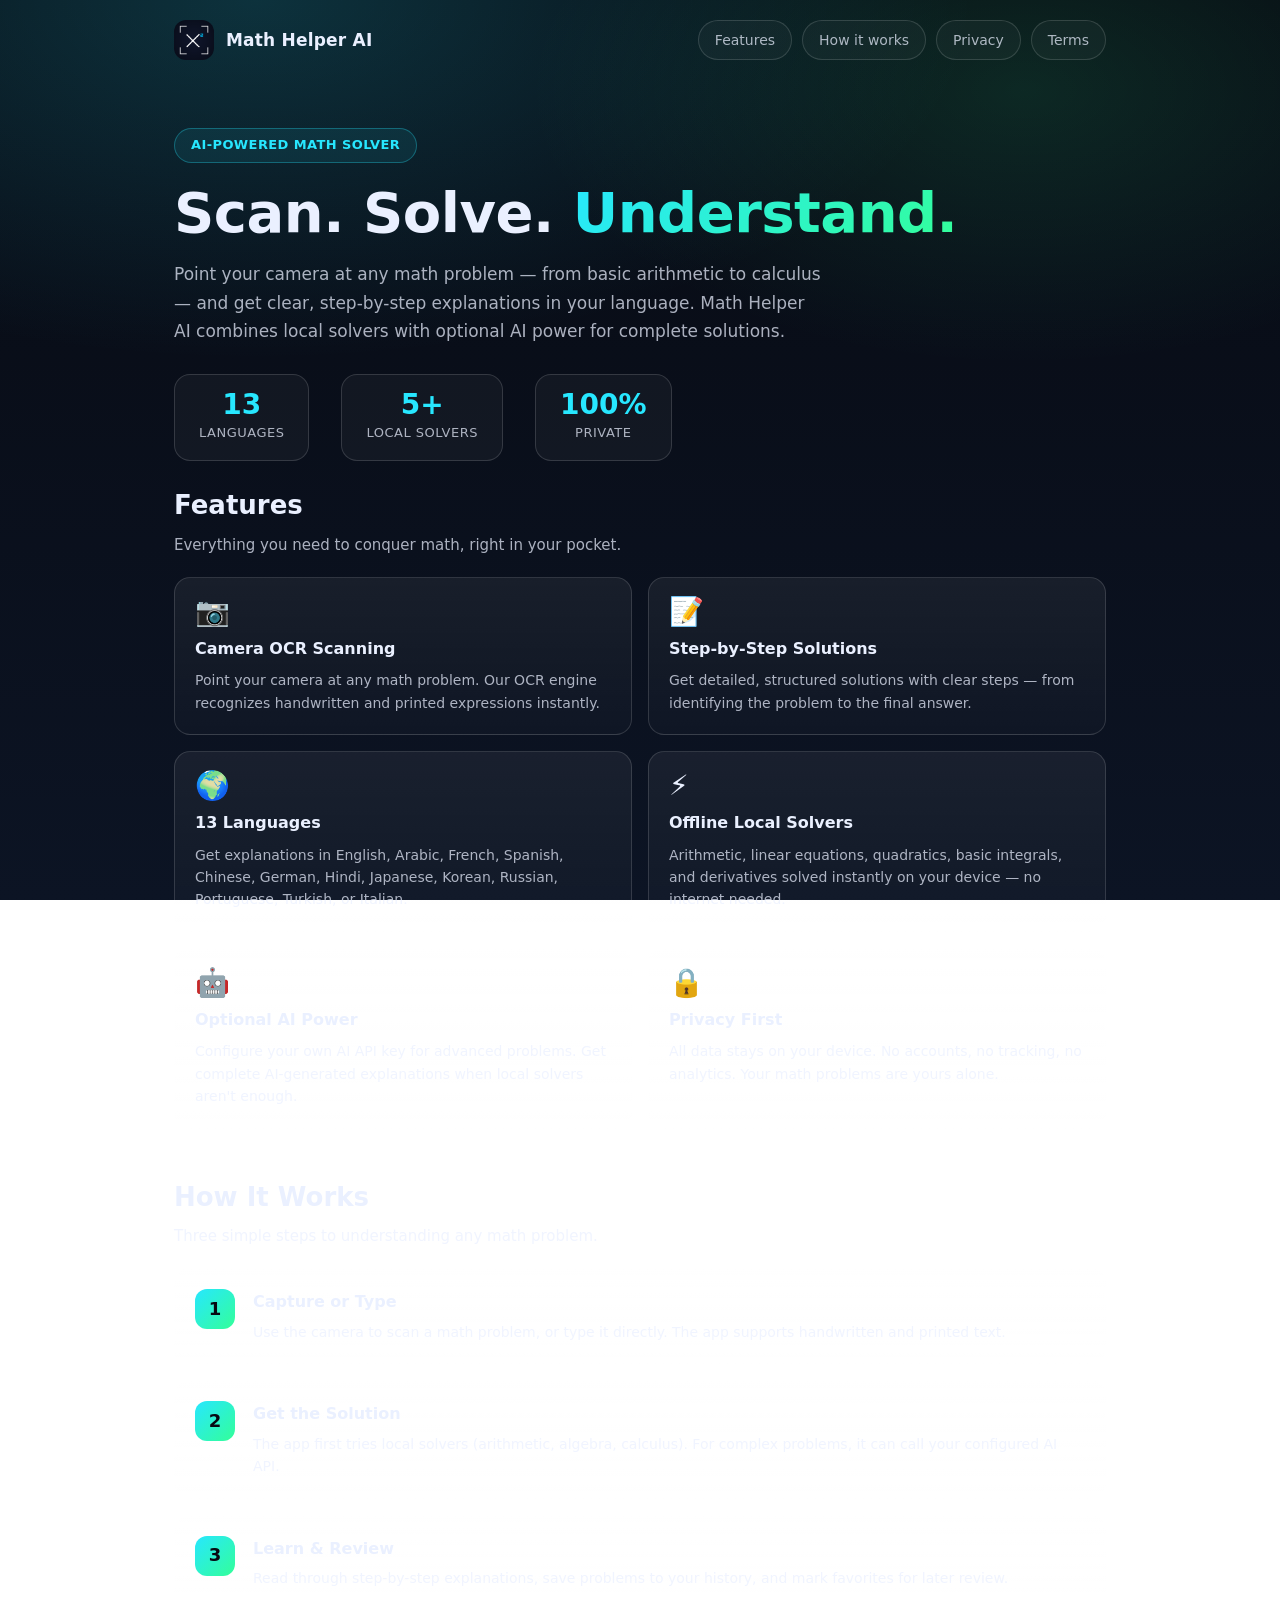
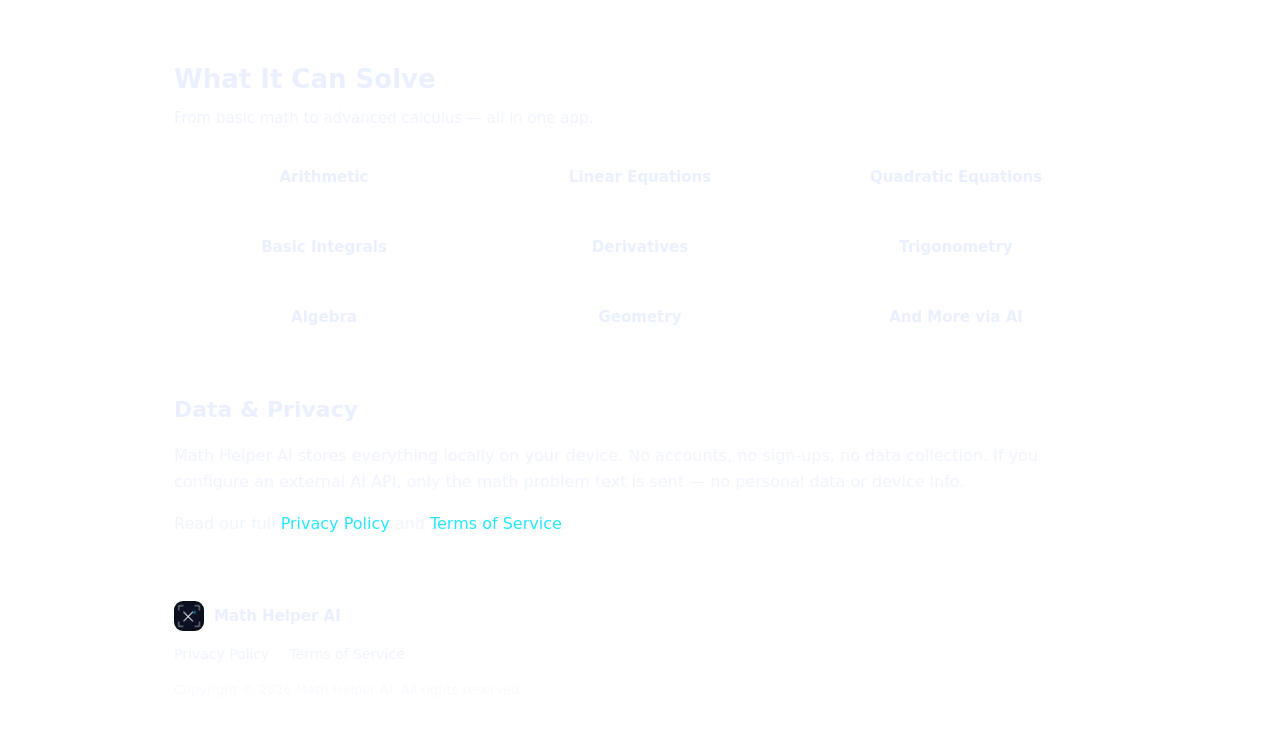
<file: static-website/index.html>
<!DOCTYPE html>
<html lang="en">
<head>
  <meta charset="UTF-8" />
  <meta name="viewport" content="width=device-width,initial-scale=1" />
  <title>Math Helper AI — Your Personal AI Math Tutor</title>
  <meta name="description" content="Scan math problems with your camera, get step-by-step solutions in 13 languages. Free AI-powered math tutor for algebra, calculus, and more." />
  <link rel="icon" type="image/png" href="./app_icon.png" />
  <link rel="stylesheet" href="./styles.css" />
</head>
<body>
  <div class="container">
    <div class="topbar">
      <div class="brand">
        <img class="logo" src="./app_icon.png" alt="Math Helper AI" />
        <div>Math Helper AI</div>
      </div>
      <div class="nav" aria-label="Primary navigation">
        <a class="pill" href="#features">Features</a>
        <a class="pill" href="#how-it-works">How it works</a>
        <a class="pill" href="./privacy.html">Privacy</a>
        <a class="pill" href="./terms.html">Terms</a>
      </div>
    </div>

    <div class="hero">
      <div class="hero-badge">AI-Powered Math Solver</div>
      <h1>Scan. Solve. <span class="gradient-text">Understand.</span></h1>
      <p>
        Point your camera at any math problem — from basic arithmetic to calculus — 
        and get clear, step-by-step explanations in your language. 
        Math Helper AI combines local solvers with optional AI power for complete solutions.
      </p>
      <div class="hero-stats">
        <div class="stat">
          <div class="stat-value">13</div>
          <div class="stat-label">Languages</div>
        </div>
        <div class="stat">
          <div class="stat-value">5+</div>
          <div class="stat-label">Local Solvers</div>
        </div>
        <div class="stat">
          <div class="stat-value">100%</div>
          <div class="stat-label">Private</div>
        </div>
      </div>
    </div>

    <div id="features" class="section-title">
      <h2>Features</h2>
      <p class="subtitle">Everything you need to conquer math, right in your pocket.</p>
    </div>

    <div class="grid">
      <div class="card">
        <div class="card-icon">📷</div>
        <h3>Camera OCR Scanning</h3>
        <p>Point your camera at any math problem. Our OCR engine recognizes handwritten and printed expressions instantly.</p>
      </div>
      <div class="card">
        <div class="card-icon">📝</div>
        <h3>Step-by-Step Solutions</h3>
        <p>Get detailed, structured solutions with clear steps — from identifying the problem to the final answer.</p>
      </div>
      <div class="card">
        <div class="card-icon">🌍</div>
        <h3>13 Languages</h3>
        <p>Get explanations in English, Arabic, French, Spanish, Chinese, German, Hindi, Japanese, Korean, Russian, Portuguese, Turkish, or Italian.</p>
      </div>
      <div class="card">
        <div class="card-icon">⚡</div>
        <h3>Offline Local Solvers</h3>
        <p>Arithmetic, linear equations, quadratics, basic integrals, and derivatives solved instantly on your device — no internet needed.</p>
      </div>
      <div class="card">
        <div class="card-icon">🤖</div>
        <h3>Optional AI Power</h3>
        <p>Configure your own AI API key for advanced problems. Get complete AI-generated explanations when local solvers aren't enough.</p>
      </div>
      <div class="card">
        <div class="card-icon">🔒</div>
        <h3>Privacy First</h3>
        <p>All data stays on your device. No accounts, no tracking, no analytics. Your math problems are yours alone.</p>
      </div>
    </div>

    <div id="how-it-works" class="section-title" style="margin-top:48px">
      <h2>How It Works</h2>
      <p class="subtitle">Three simple steps to understanding any math problem.</p>
    </div>

    <div class="steps">
      <div class="step">
        <div class="step-number">1</div>
        <div class="step-content">
          <h3>Capture or Type</h3>
          <p>Use the camera to scan a math problem, or type it directly. The app supports handwritten and printed text.</p>
        </div>
      </div>
      <div class="step">
        <div class="step-number">2</div>
        <div class="step-content">
          <h3>Get the Solution</h3>
          <p>The app first tries local solvers (arithmetic, algebra, calculus). For complex problems, it can call your configured AI API.</p>
        </div>
      </div>
      <div class="step">
        <div class="step-number">3</div>
        <div class="step-content">
          <h3>Learn & Review</h3>
          <p>Read through step-by-step explanations, save problems to your history, and mark favorites for later review.</p>
        </div>
      </div>
    </div>

    <div class="section-title" style="margin-top:48px">
      <h2>What It Can Solve</h2>
      <p class="subtitle">From basic math to advanced calculus — all in one app.</p>
    </div>

    <div class="grid grid-3">
      <div class="tag-card">Arithmetic</div>
      <div class="tag-card">Linear Equations</div>
      <div class="tag-card">Quadratic Equations</div>
      <div class="tag-card">Basic Integrals</div>
      <div class="tag-card">Derivatives</div>
      <div class="tag-card">Trigonometry</div>
      <div class="tag-card">Algebra</div>
      <div class="tag-card">Geometry</div>
      <div class="tag-card">And More via AI</div>
    </div>

    <div id="data" class="section" style="margin-top:48px">
      <h2>Data & Privacy</h2>
      <p>
        Math Helper AI stores everything locally on your device. No accounts, no sign-ups, no data collection.
        If you configure an external AI API, only the math problem text is sent — no personal data or device info.
      </p>
      <p>
        Read our full <a href="./privacy.html">Privacy Policy</a> and <a href="./terms.html">Terms of Service</a>.
      </p>
    </div>

    <div class="footer">
      <div class="footer-brand">
        <img class="logo logo-sm" src="./app_icon.png" alt="Math Helper AI" />
        <span>Math Helper AI</span>
      </div>
      <div class="footer-links">
        <a href="./privacy.html">Privacy Policy</a>
        <a href="./terms.html">Terms of Service</a>
      </div>
      <div class="footer-copy">
        Copyright &copy; <span id="year"></span> Math Helper AI. All rights reserved.
      </div>
    </div>
  </div>

  <script>
    document.getElementById('year').textContent = new Date().getFullYear();
  </script>
</body>
</html>
</file>
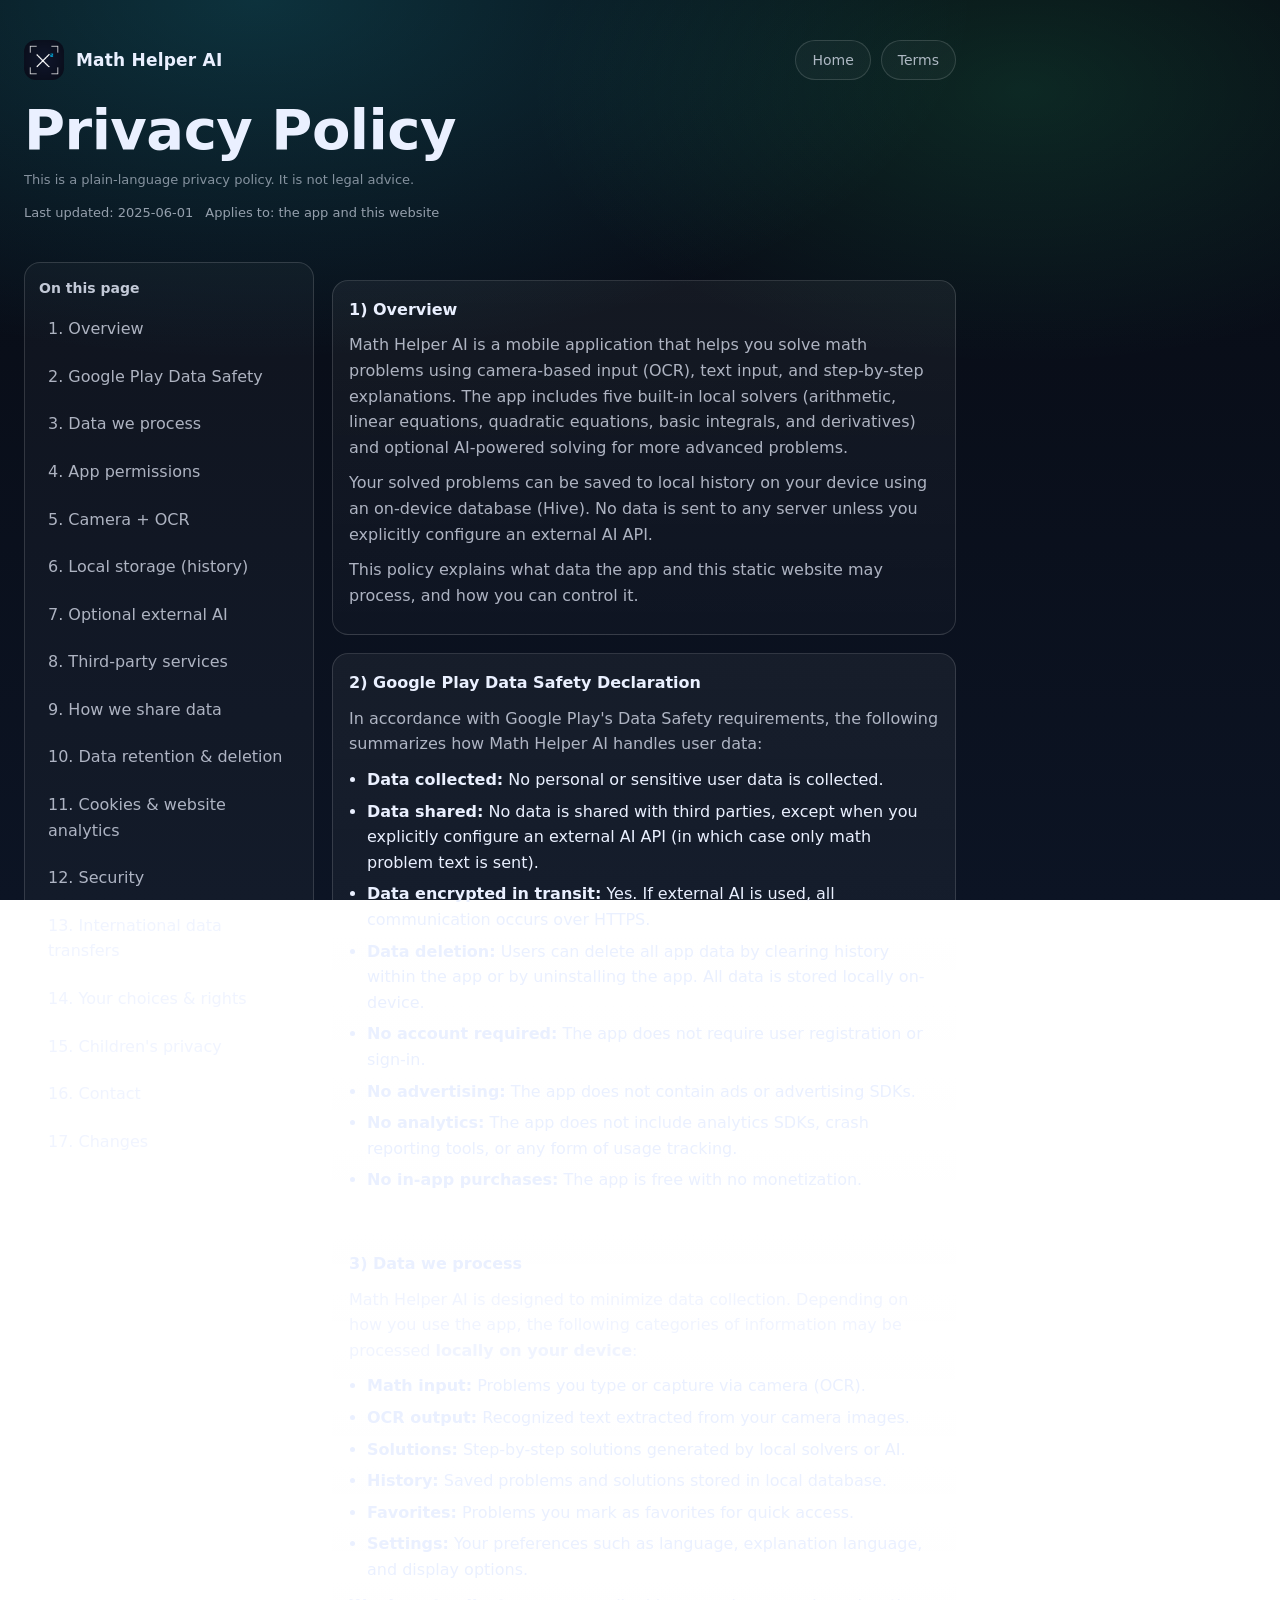
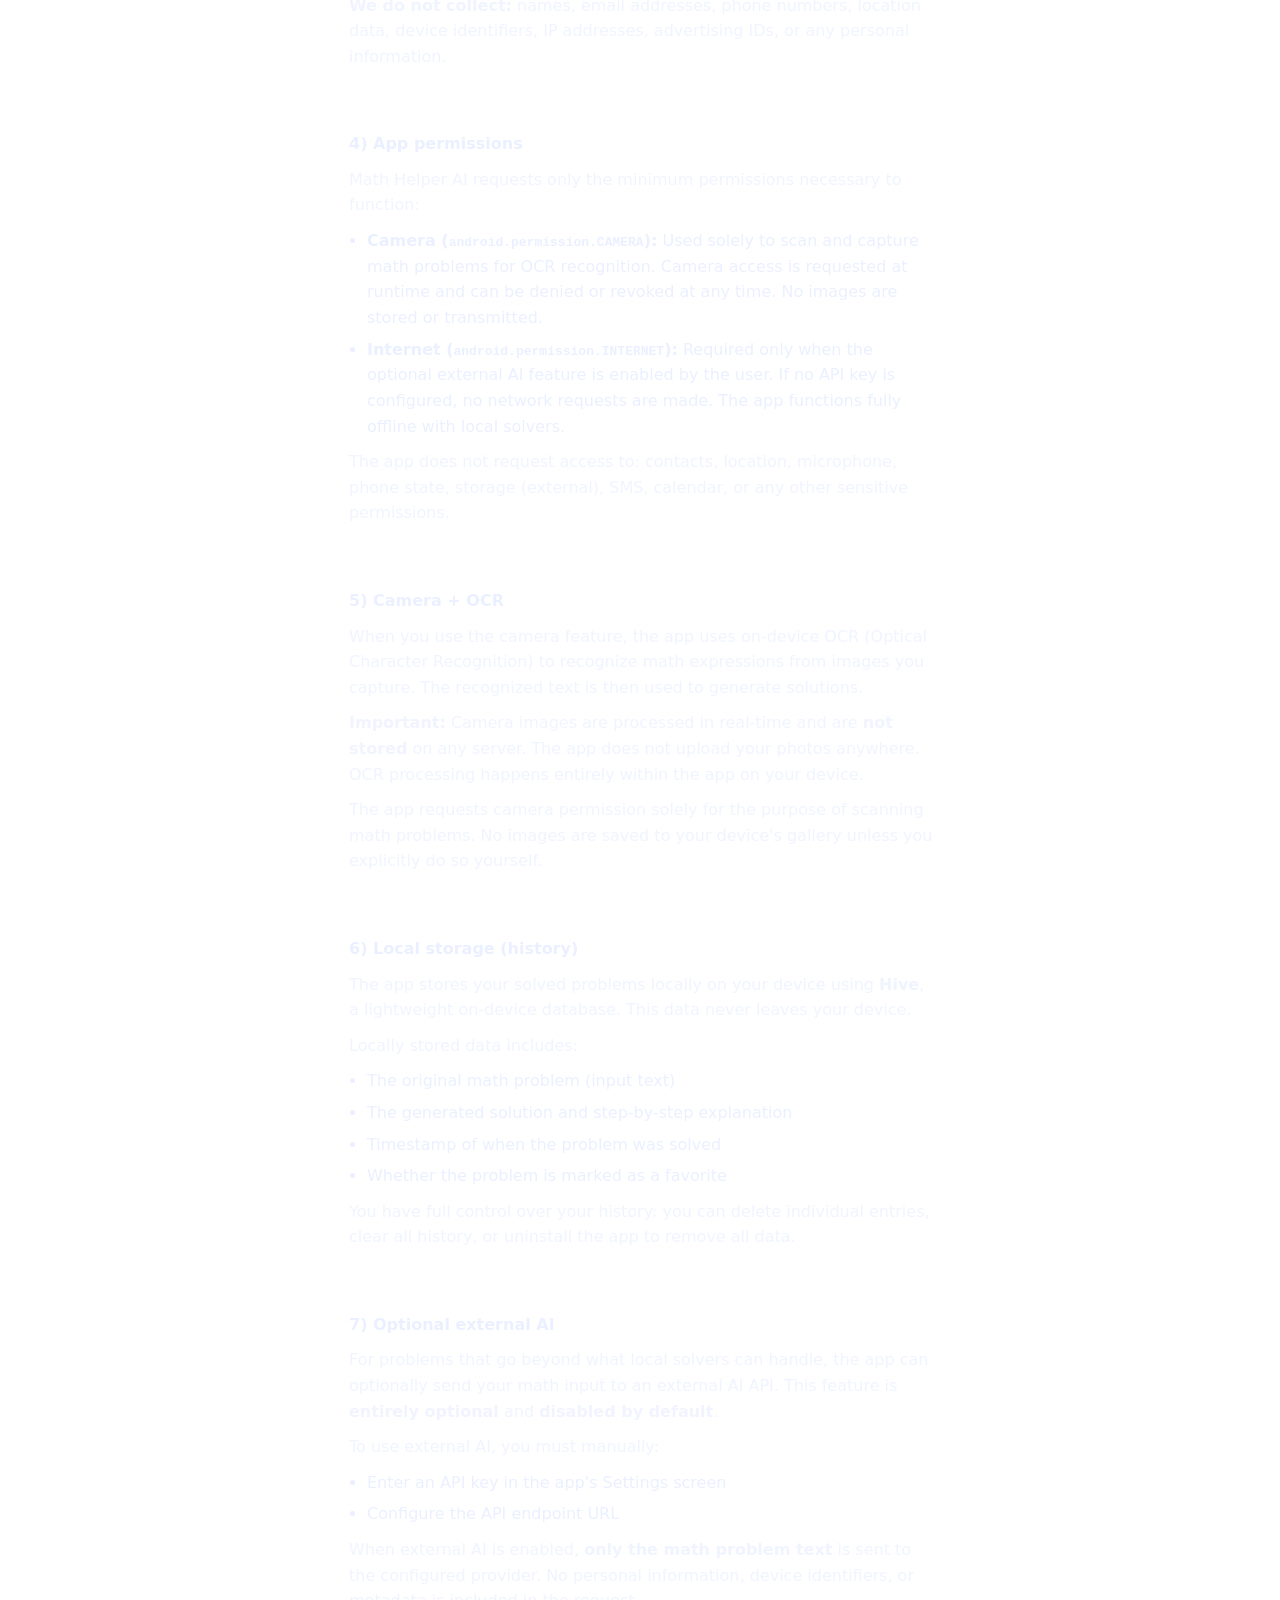
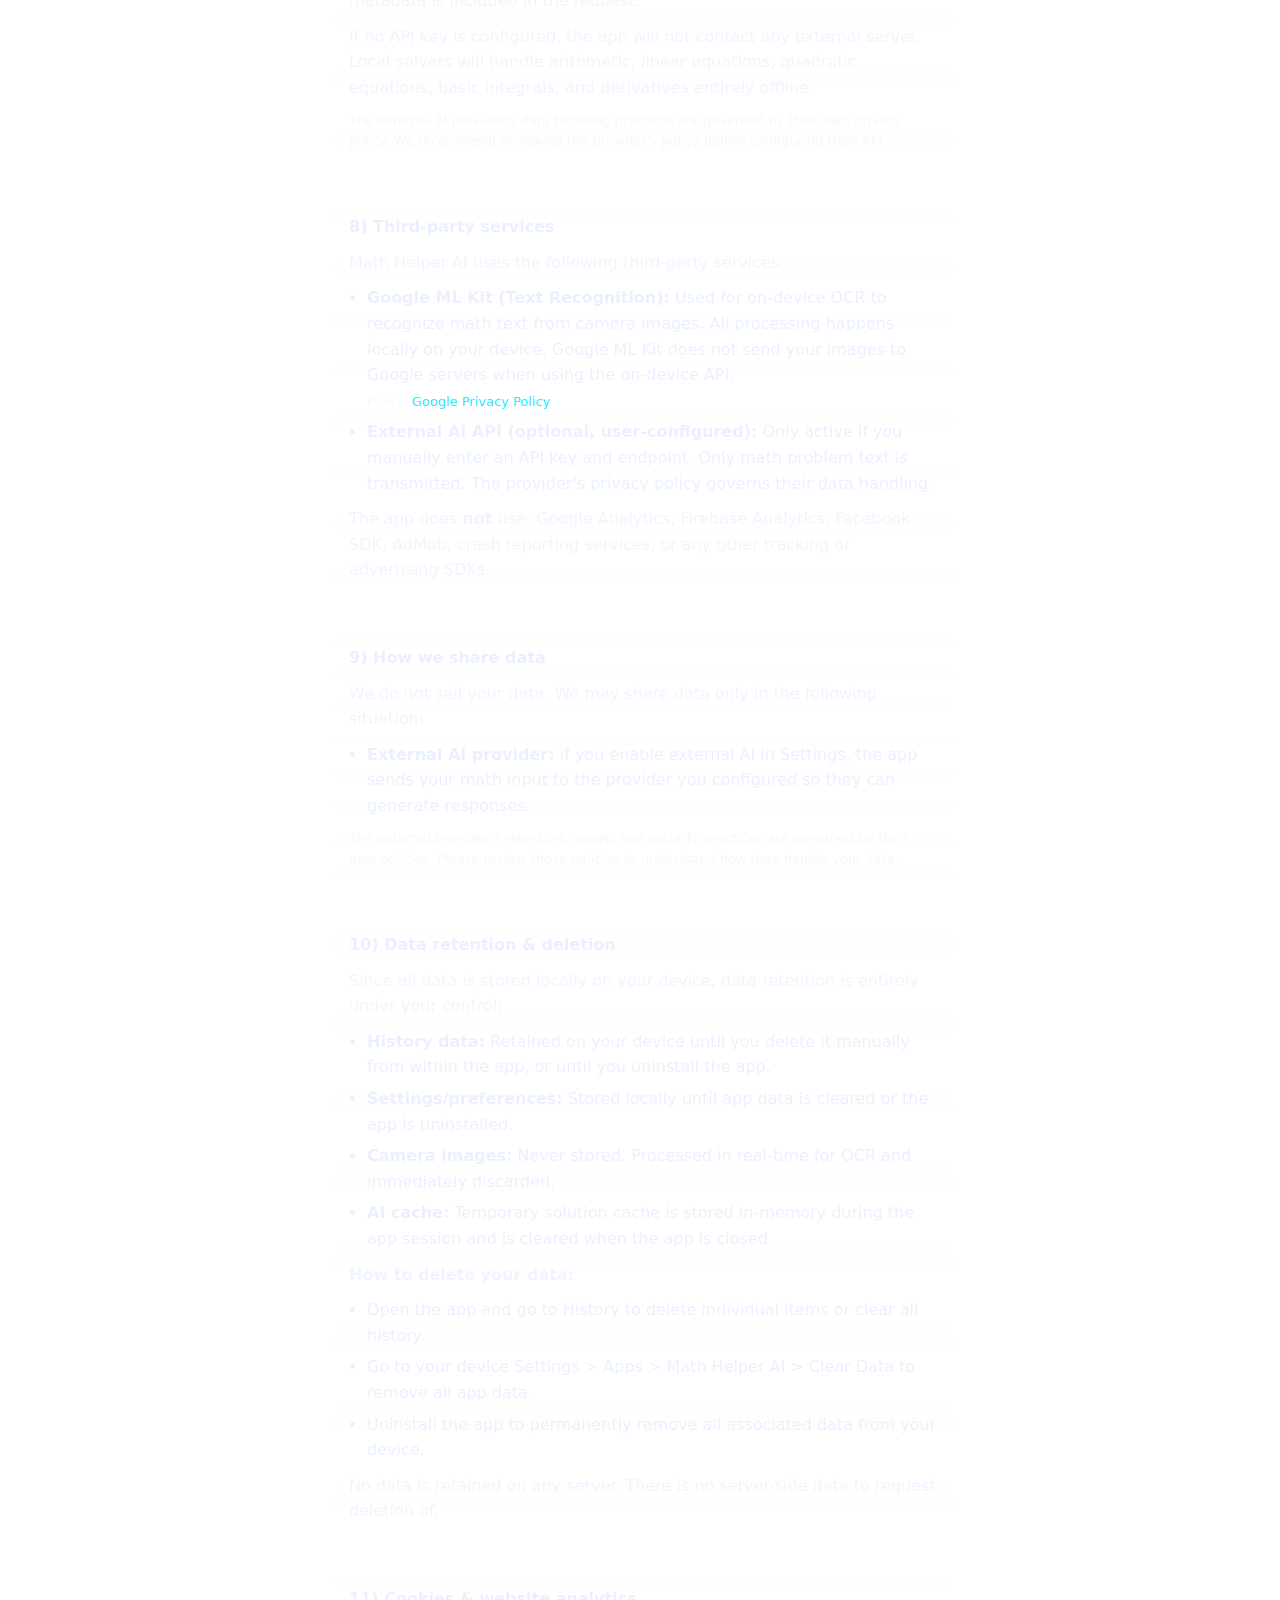
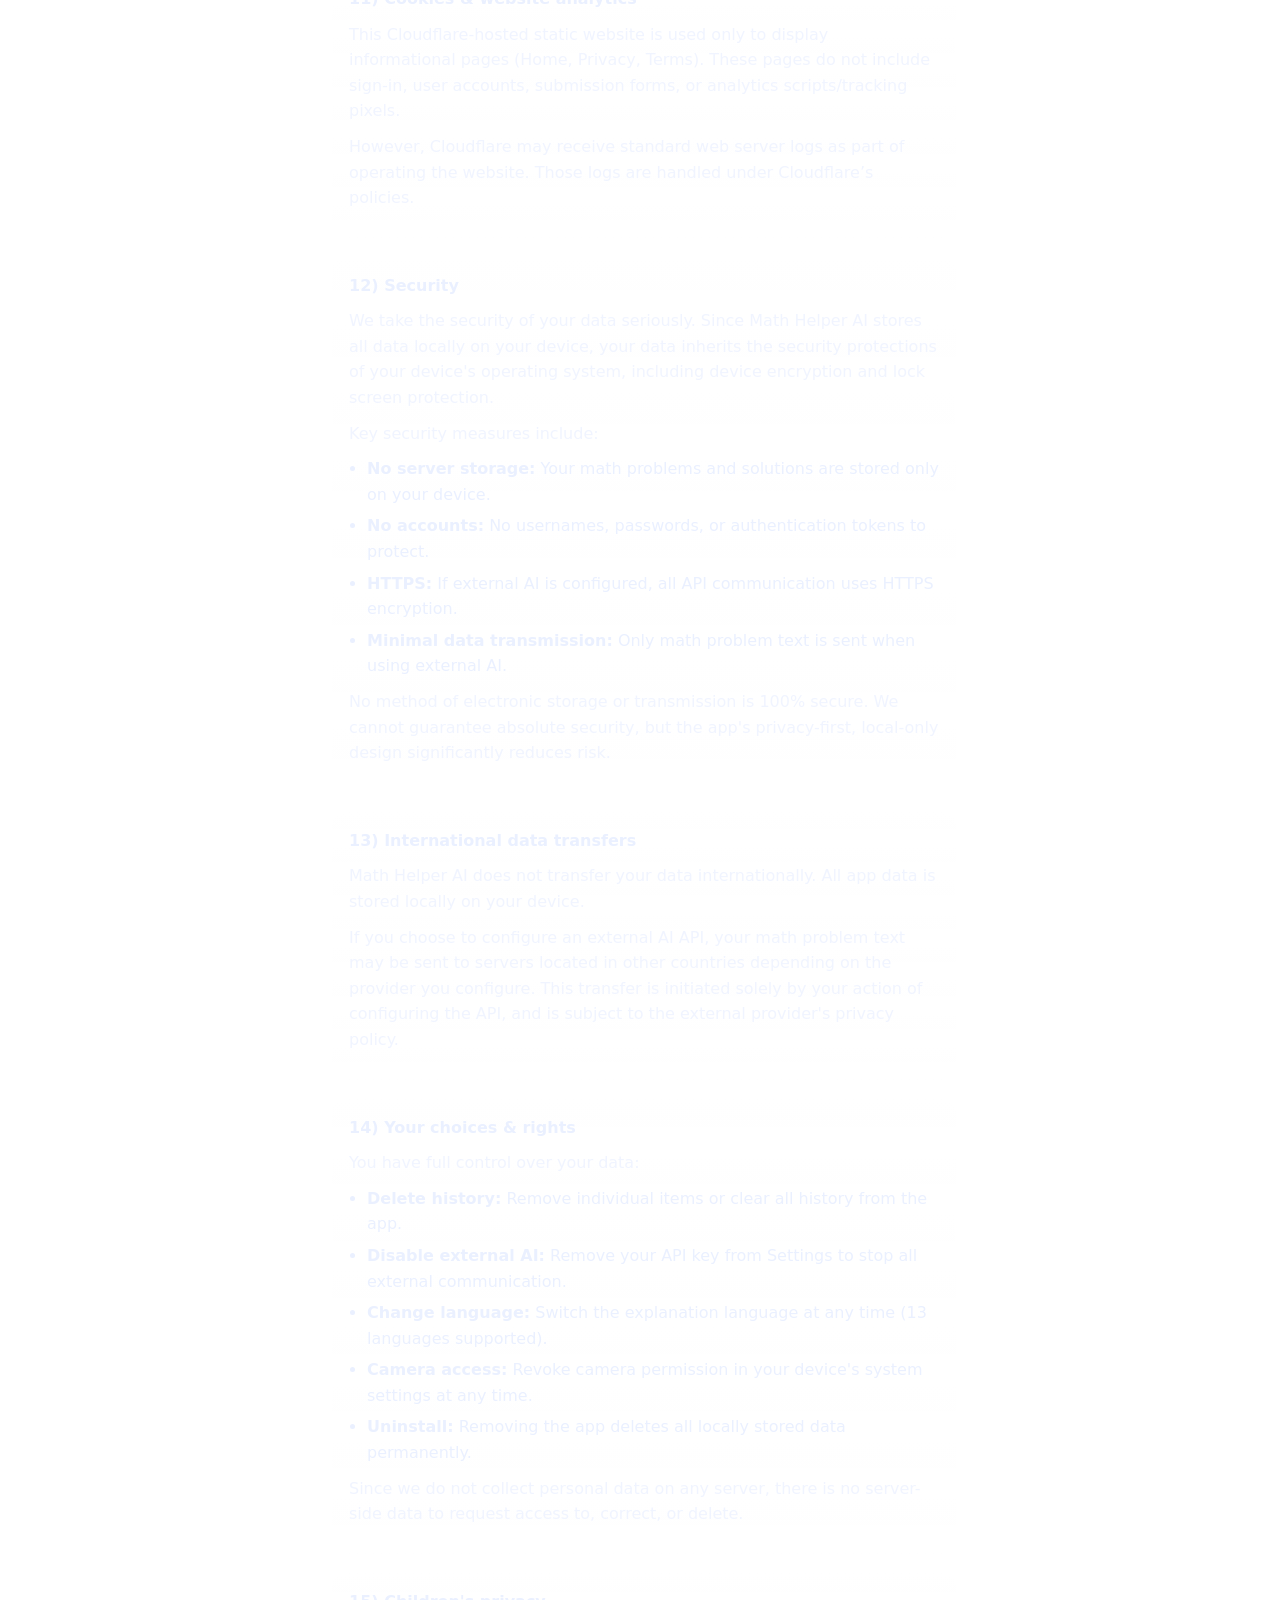
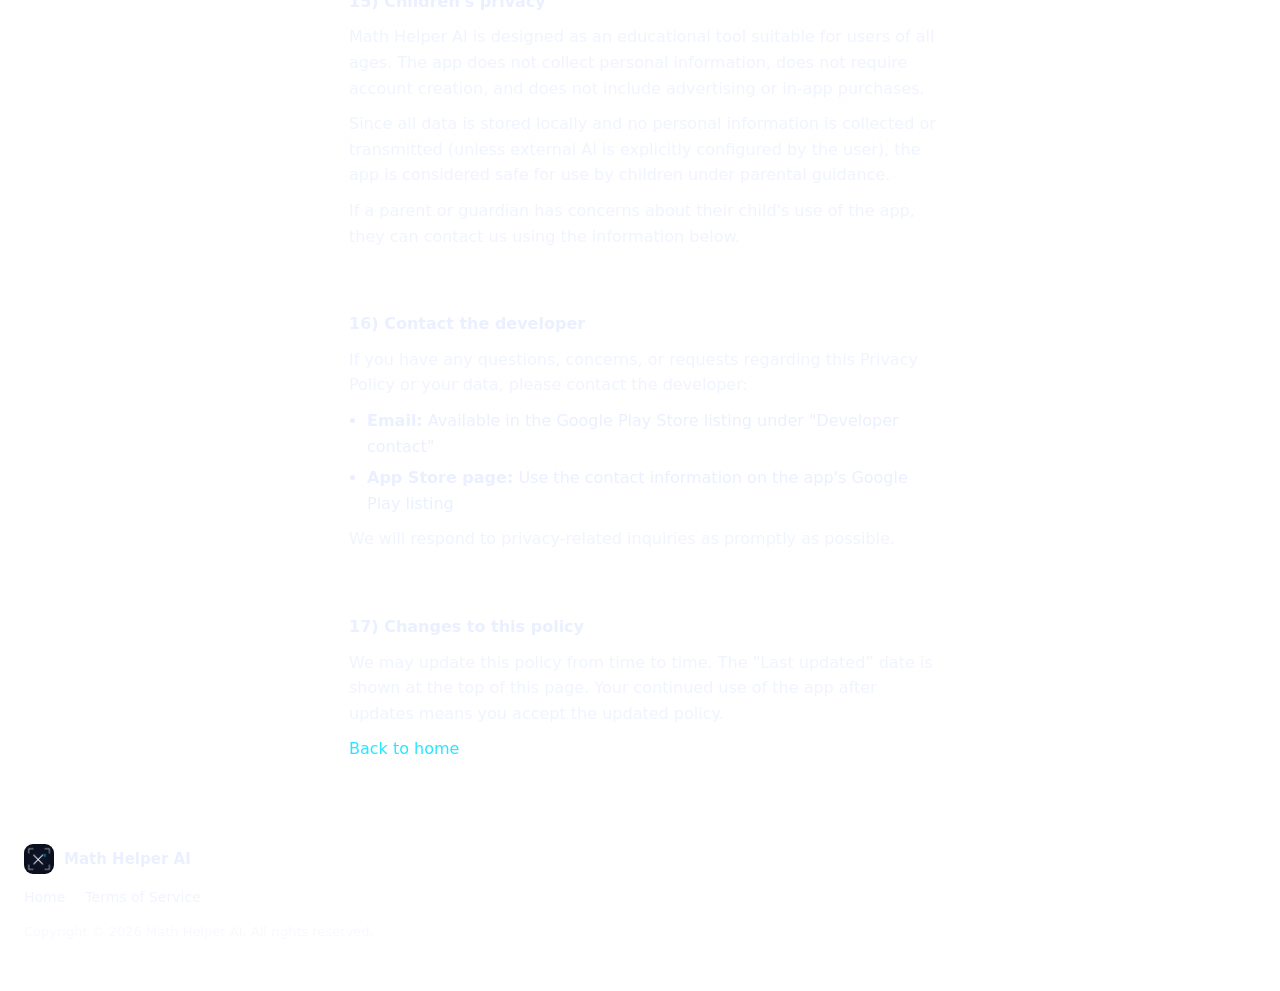
<file: static-website/privacy.html>
<!DOCTYPE html>
<html lang="en">
<head>
  <meta charset="UTF-8" />
  <meta name="viewport" content="width=device-width,initial-scale=1" />
  <title>Privacy Policy - Math Helper AI</title>
  <meta name="description" content="Privacy Policy for Math Helper AI: how the app processes camera/OCR input and optional AI API usage." />
  <link rel="icon" type="image/png" href="./app_icon.png" />
  <link rel="stylesheet" href="./styles.css" />
</head>
<body>
  <div class="container policy">
    <div class="topbar">
      <div class="brand">
        <img class="logo" src="./app_icon.png" alt="Math Helper AI" />
        <div>Math Helper AI</div>
      </div>
      <div class="nav" aria-label="Primary navigation">
        <a class="pill" href="./index.html">Home</a>
        <a class="pill" href="./terms.html">Terms</a>
      </div>
    </div>

    <div class="hero" style="padding-top:0">
      <h1 style="margin-bottom:8px">Privacy Policy</h1>
      <p class="small" style="margin:0">
        This is a plain-language privacy policy. It is not legal advice.
      </p>
      <div class="metaRow">
        <div>Last updated: 2025-06-01</div>
        <div>Applies to: the app and this website</div>
      </div>
    </div>

    <div class="policyLayout">
      <aside class="toc" aria-label="Table of contents">
        <h3>On this page</h3>
        <ul>
          <li><a href="#overview">1. Overview</a></li>
          <li><a href="#data-safety">2. Google Play Data Safety</a></li>
          <li><a href="#data-we-process">3. Data we process</a></li>
          <li><a href="#permissions">4. App permissions</a></li>
          <li><a href="#camera-ocr">5. Camera + OCR</a></li>
          <li><a href="#local-storage">6. Local storage (history)</a></li>
          <li><a href="#external-ai">7. Optional external AI</a></li>
          <li><a href="#third-party">8. Third-party services</a></li>
          <li><a href="#sharing">9. How we share data</a></li>
          <li><a href="#retention">10. Data retention & deletion</a></li>
          <li><a href="#cookies">11. Cookies & website analytics</a></li>
          <li><a href="#security">12. Security</a></li>
          <li><a href="#international">13. International data transfers</a></li>
          <li><a href="#rights">14. Your choices & rights</a></li>
          <li><a href="#children">15. Children's privacy</a></li>
          <li><a href="#contact">16. Contact</a></li>
          <li><a href="#changes">17. Changes</a></li>
        </ul>
      </aside>

      <main class="policyMain">
        <div id="overview" class="sectionCard">
          <h3>1) Overview</h3>
          <p>
            Math Helper AI is a mobile application that helps you solve math problems using camera-based input (OCR),
            text input, and step-by-step explanations. The app includes five built-in local solvers (arithmetic,
            linear equations, quadratic equations, basic integrals, and derivatives) and optional AI-powered solving
            for more advanced problems.
          </p>
          <p>
            Your solved problems can be saved to local history on your device using an on-device database (Hive).
            No data is sent to any server unless you explicitly configure an external AI API.
          </p>
          <p>
            This policy explains what data the app and this static website may process, and how you can control it.
          </p>
        </div>

        <div id="data-safety" class="sectionCard">
          <h3>2) Google Play Data Safety Declaration</h3>
          <p>
            In accordance with Google Play's Data Safety requirements, the following
            summarizes how Math Helper AI handles user data:
          </p>
          <ul>
            <li><strong>Data collected:</strong> No personal or sensitive user data is collected.</li>
            <li><strong>Data shared:</strong> No data is shared with third parties, except when you
              explicitly configure an external AI API (in which case only math problem text is sent).</li>
            <li><strong>Data encrypted in transit:</strong> Yes. If external AI is used, all communication
              occurs over HTTPS.</li>
            <li><strong>Data deletion:</strong> Users can delete all app data by clearing history within
              the app or by uninstalling the app. All data is stored locally on-device.</li>
            <li><strong>No account required:</strong> The app does not require user registration or sign-in.</li>
            <li><strong>No advertising:</strong> The app does not contain ads or advertising SDKs.</li>
            <li><strong>No analytics:</strong> The app does not include analytics SDKs, crash reporting tools,
              or any form of usage tracking.</li>
            <li><strong>No in-app purchases:</strong> The app is free with no monetization.</li>
          </ul>
        </div>

        <div id="data-we-process" class="sectionCard">
          <h3>3) Data we process</h3>
          <p>
            Math Helper AI is designed to minimize data collection. Depending on how you use the app,
            the following categories of information may be processed <strong>locally on your device</strong>:
          </p>
          <ul>
            <li><strong>Math input:</strong> Problems you type or capture via camera (OCR).</li>
            <li><strong>OCR output:</strong> Recognized text extracted from your camera images.</li>
            <li><strong>Solutions:</strong> Step-by-step solutions generated by local solvers or AI.</li>
            <li><strong>History:</strong> Saved problems and solutions stored in local database.</li>
            <li><strong>Favorites:</strong> Problems you mark as favorites for quick access.</li>
            <li><strong>Settings:</strong> Your preferences such as language, explanation language, and display options.</li>
          </ul>
          <p>
            <strong>We do not collect:</strong> names, email addresses, phone numbers, location data,
            device identifiers, IP addresses, advertising IDs, or any personal information.
          </p>
        </div>

        <div id="permissions" class="sectionCard">
          <h3>4) App permissions</h3>
          <p>
            Math Helper AI requests only the minimum permissions necessary to function:
          </p>
          <ul>
            <li><strong>Camera (<code>android.permission.CAMERA</code>):</strong> Used solely to scan and
              capture math problems for OCR recognition. Camera access is requested at runtime and can be
              denied or revoked at any time. No images are stored or transmitted.</li>
            <li><strong>Internet (<code>android.permission.INTERNET</code>):</strong> Required only when
              the optional external AI feature is enabled by the user. If no API key is configured, no
              network requests are made. The app functions fully offline with local solvers.</li>
          </ul>
          <p>
            The app does not request access to: contacts, location, microphone, phone state,
            storage (external), SMS, calendar, or any other sensitive permissions.
          </p>
        </div>

        <div id="camera-ocr" class="sectionCard">
          <h3>5) Camera + OCR</h3>
          <p>
            When you use the camera feature, the app uses on-device OCR (Optical Character Recognition) to
            recognize math expressions from images you capture. The recognized text is then used to generate solutions.
          </p>
          <p>
            <strong>Important:</strong> Camera images are processed in real-time and are <strong>not stored</strong>
            on any server. The app does not upload your photos anywhere. OCR processing happens entirely within the
            app on your device.
          </p>
          <p>
            The app requests camera permission solely for the purpose of scanning math problems. No images are
            saved to your device's gallery unless you explicitly do so yourself.
          </p>
        </div>

        <div id="local-storage" class="sectionCard">
          <h3>6) Local storage (history)</h3>
          <p>
            The app stores your solved problems locally on your device using <strong>Hive</strong>, a lightweight
            on-device database. This data never leaves your device.
          </p>
          <p>Locally stored data includes:</p>
          <ul>
            <li>The original math problem (input text)</li>
            <li>The generated solution and step-by-step explanation</li>
            <li>Timestamp of when the problem was solved</li>
            <li>Whether the problem is marked as a favorite</li>
          </ul>
          <p>
            You have full control over your history: you can delete individual entries, clear all history,
            or uninstall the app to remove all data.
          </p>
        </div>

        <div id="external-ai" class="sectionCard">
          <h3>7) Optional external AI</h3>
          <p>
            For problems that go beyond what local solvers can handle, the app can optionally send your math
            input to an external AI API. This feature is <strong>entirely optional</strong> and
            <strong>disabled by default</strong>.
          </p>
          <p>To use external AI, you must manually:</p>
          <ul>
            <li>Enter an API key in the app's Settings screen</li>
            <li>Configure the API endpoint URL</li>
          </ul>
          <p>
            When external AI is enabled, <strong>only the math problem text</strong> is sent to the configured
            provider. No personal information, device identifiers, or metadata is included in the request.
          </p>
          <p>
            If no API key is configured, the app will not contact any external server. Local solvers will
            handle arithmetic, linear equations, quadratic equations, basic integrals, and derivatives entirely offline.
          </p>
          <p class="small">
            The external AI provider's data handling practices are governed by their own privacy policy.
            We recommend reviewing the provider's policy before configuring their API.
          </p>
        </div>

        <div id="third-party" class="sectionCard">
          <h3>8) Third-party services</h3>
          <p>
            Math Helper AI uses the following third-party services:
          </p>
          <ul>
            <li>
              <strong>Google ML Kit (Text Recognition):</strong> Used for on-device OCR to recognize
              math text from camera images. All processing happens locally on your device. Google ML Kit
              does not send your images to Google servers when using the on-device API.
              <br /><span class="small">Policy: <a href="https://policies.google.com/privacy" rel="noopener noreferrer" target="_blank">Google Privacy Policy</a></span>
            </li>
            <li>
              <strong>External AI API (optional, user-configured):</strong> Only active if you manually
              enter an API key and endpoint. Only math problem text is transmitted. The provider's privacy
              policy governs their data handling.
            </li>
          </ul>
          <p>
            The app does <strong>not</strong> use: Google Analytics, Firebase Analytics, Facebook SDK,
            AdMob, crash reporting services, or any other tracking or advertising SDKs.
          </p>
        </div>

        <div id="sharing" class="sectionCard">
          <h3>9) How we share data</h3>
          <p>
            We do not sell your data. We may share data only in the following situation:
          </p>
          <ul>
            <li>
              <strong>External AI provider:</strong> if you enable external AI in Settings, the app sends your math input
              to the provider you configured so they can generate responses.
            </li>
          </ul>
          <p class="small">
            The external provider’s retention, usage, and security practices are governed by their own policies.
            Please review those policies to understand how they handle your data.
          </p>
        </div>

        <div id="retention" class="sectionCard">
          <h3>10) Data retention & deletion</h3>
          <p>
            Since all data is stored locally on your device, data retention is entirely under your control:
          </p>
          <ul>
            <li><strong>History data:</strong> Retained on your device until you delete it manually
              from within the app, or until you uninstall the app.</li>
            <li><strong>Settings/preferences:</strong> Stored locally until app data is cleared or
              the app is uninstalled.</li>
            <li><strong>Camera images:</strong> Never stored. Processed in real-time for OCR and immediately discarded.</li>
            <li><strong>AI cache:</strong> Temporary solution cache is stored in-memory during the app session
              and is cleared when the app is closed.</li>
          </ul>
          <p>
            <strong>How to delete your data:</strong>
          </p>
          <ul>
            <li>Open the app and go to History to delete individual items or clear all history.</li>
            <li>Go to your device Settings &gt; Apps &gt; Math Helper AI &gt; Clear Data to remove all app data.</li>
            <li>Uninstall the app to permanently remove all associated data from your device.</li>
          </ul>
          <p>
            No data is retained on any server. There is no server-side data to request deletion of.
          </p>
        </div>

        <div id="cookies" class="sectionCard">
          <h3>11) Cookies & website analytics</h3>
          <p>
            This Cloudflare-hosted static website is used only to display informational pages (Home, Privacy, Terms).
            These pages do not include sign-in, user accounts, submission forms, or analytics scripts/tracking pixels.
          </p>
          <p>
            However, Cloudflare may receive standard web server logs as part of operating the website.
            Those logs are handled under Cloudflare’s policies.
          </p>
        </div>

        <div id="security" class="sectionCard">
          <h3>12) Security</h3>
          <p>
            We take the security of your data seriously. Since Math Helper AI stores all data locally on
            your device, your data inherits the security protections of your device's operating system,
            including device encryption and lock screen protection.
          </p>
          <p>Key security measures include:</p>
          <ul>
            <li><strong>No server storage:</strong> Your math problems and solutions are stored only on your device.</li>
            <li><strong>No accounts:</strong> No usernames, passwords, or authentication tokens to protect.</li>
            <li><strong>HTTPS:</strong> If external AI is configured, all API communication uses HTTPS encryption.</li>
            <li><strong>Minimal data transmission:</strong> Only math problem text is sent when using external AI.</li>
          </ul>
          <p>
            No method of electronic storage or transmission is 100% secure. We cannot guarantee absolute
            security, but the app's privacy-first, local-only design significantly reduces risk.
          </p>
        </div>

        <div id="international" class="sectionCard">
          <h3>13) International data transfers</h3>
          <p>
            Math Helper AI does not transfer your data internationally. All app data is stored
            locally on your device.
          </p>
          <p>
            If you choose to configure an external AI API, your math problem text may be sent to
            servers located in other countries depending on the provider you configure. This transfer
            is initiated solely by your action of configuring the API, and is subject to the external
            provider's privacy policy.
          </p>
        </div>

        <div id="rights" class="sectionCard">
          <h3>14) Your choices & rights</h3>
          <p>You have full control over your data:</p>
          <ul>
            <li>
              <strong>Delete history:</strong> Remove individual items or clear all history from the app.
            </li>
            <li>
              <strong>Disable external AI:</strong> Remove your API key from Settings to stop all external communication.
            </li>
            <li>
              <strong>Change language:</strong> Switch the explanation language at any time (13 languages supported).
            </li>
            <li>
              <strong>Camera access:</strong> Revoke camera permission in your device's system settings at any time.
            </li>
            <li>
              <strong>Uninstall:</strong> Removing the app deletes all locally stored data permanently.
            </li>
          </ul>
          <p>
            Since we do not collect personal data on any server, there is no server-side data to request
            access to, correct, or delete.
          </p>
        </div>

        <div id="children" class="sectionCard">
          <h3>15) Children's privacy</h3>
          <p>
            Math Helper AI is designed as an educational tool suitable for users of all ages. The app does
            not collect personal information, does not require account creation, and does not include
            advertising or in-app purchases.
          </p>
          <p>
            Since all data is stored locally and no personal information is collected or transmitted
            (unless external AI is explicitly configured by the user), the app is considered safe
            for use by children under parental guidance.
          </p>
          <p>
            If a parent or guardian has concerns about their child's use of the app, they can contact
            us using the information below.
          </p>
        </div>

        <div id="contact" class="sectionCard">
          <h3>16) Contact the developer</h3>
          <p>
            If you have any questions, concerns, or requests regarding this Privacy Policy or your data,
            please contact the developer:
          </p>
          <ul>
            <li><strong>Email:</strong> Available in the Google Play Store listing under "Developer contact"</li>
            <li><strong>App Store page:</strong> Use the contact information on the app's Google Play listing</li>
          </ul>
          <p>
            We will respond to privacy-related inquiries as promptly as possible.
          </p>
        </div>

        <div id="changes" class="sectionCard">
          <h3>17) Changes to this policy</h3>
          <p>
            We may update this policy from time to time. The “Last updated” date is shown at the top of this page.
            Your continued use of the app after updates means you accept the updated policy.
          </p>
          <div class="policyLinks" style="margin-top:10px">
            <a href="./index.html">Back to home</a>
          </div>
        </div>
      </main>
    </div>

    <div class="footer">
      <div class="footer-brand">
        <img class="logo logo-sm" src="./app_icon.png" alt="Math Helper AI" />
        <span>Math Helper AI</span>
      </div>
      <div class="footer-links">
        <a href="./index.html">Home</a>
        <a href="./terms.html">Terms of Service</a>
      </div>
      <div class="footer-copy">
        Copyright &copy; <span id="year"></span> Math Helper AI. All rights reserved.
      </div>
    </div>
  </div>

  <script>
    document.getElementById('year').textContent = new Date().getFullYear();
  </script>
</body>
</html>
</file>
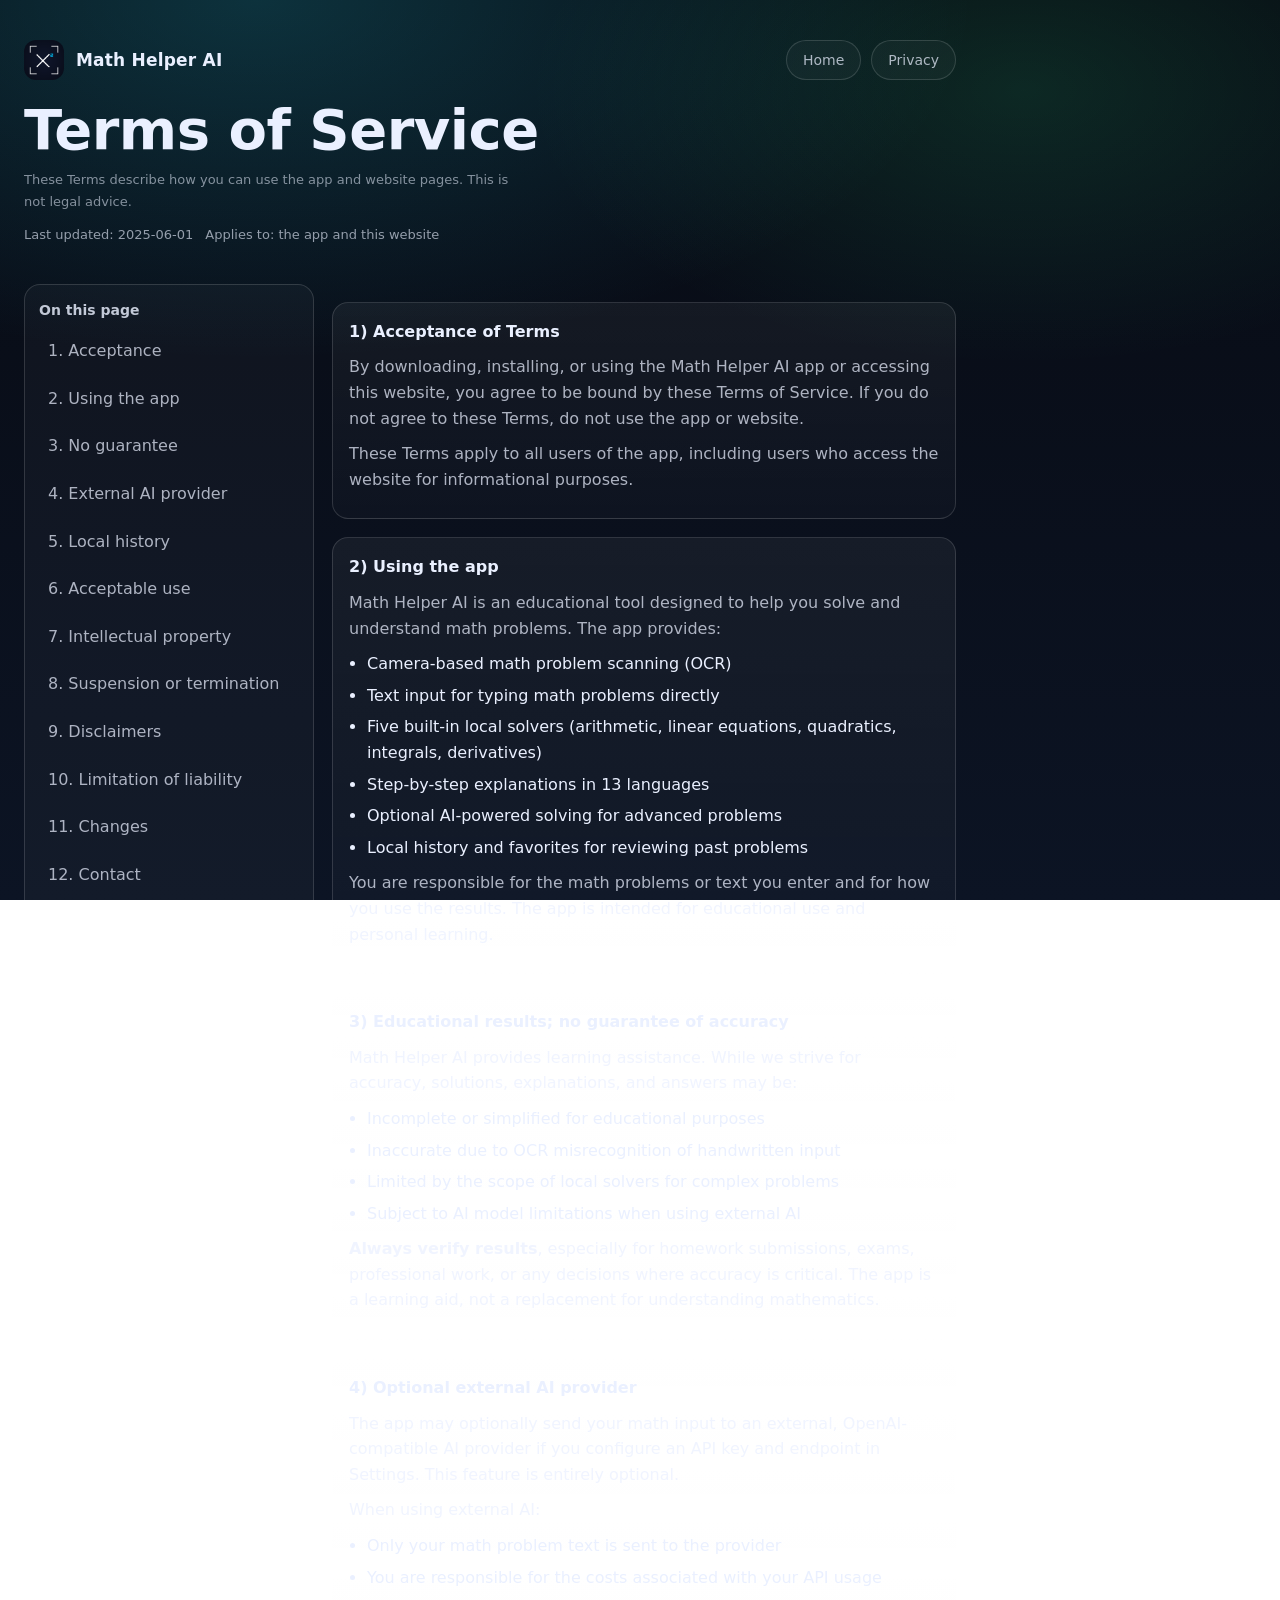
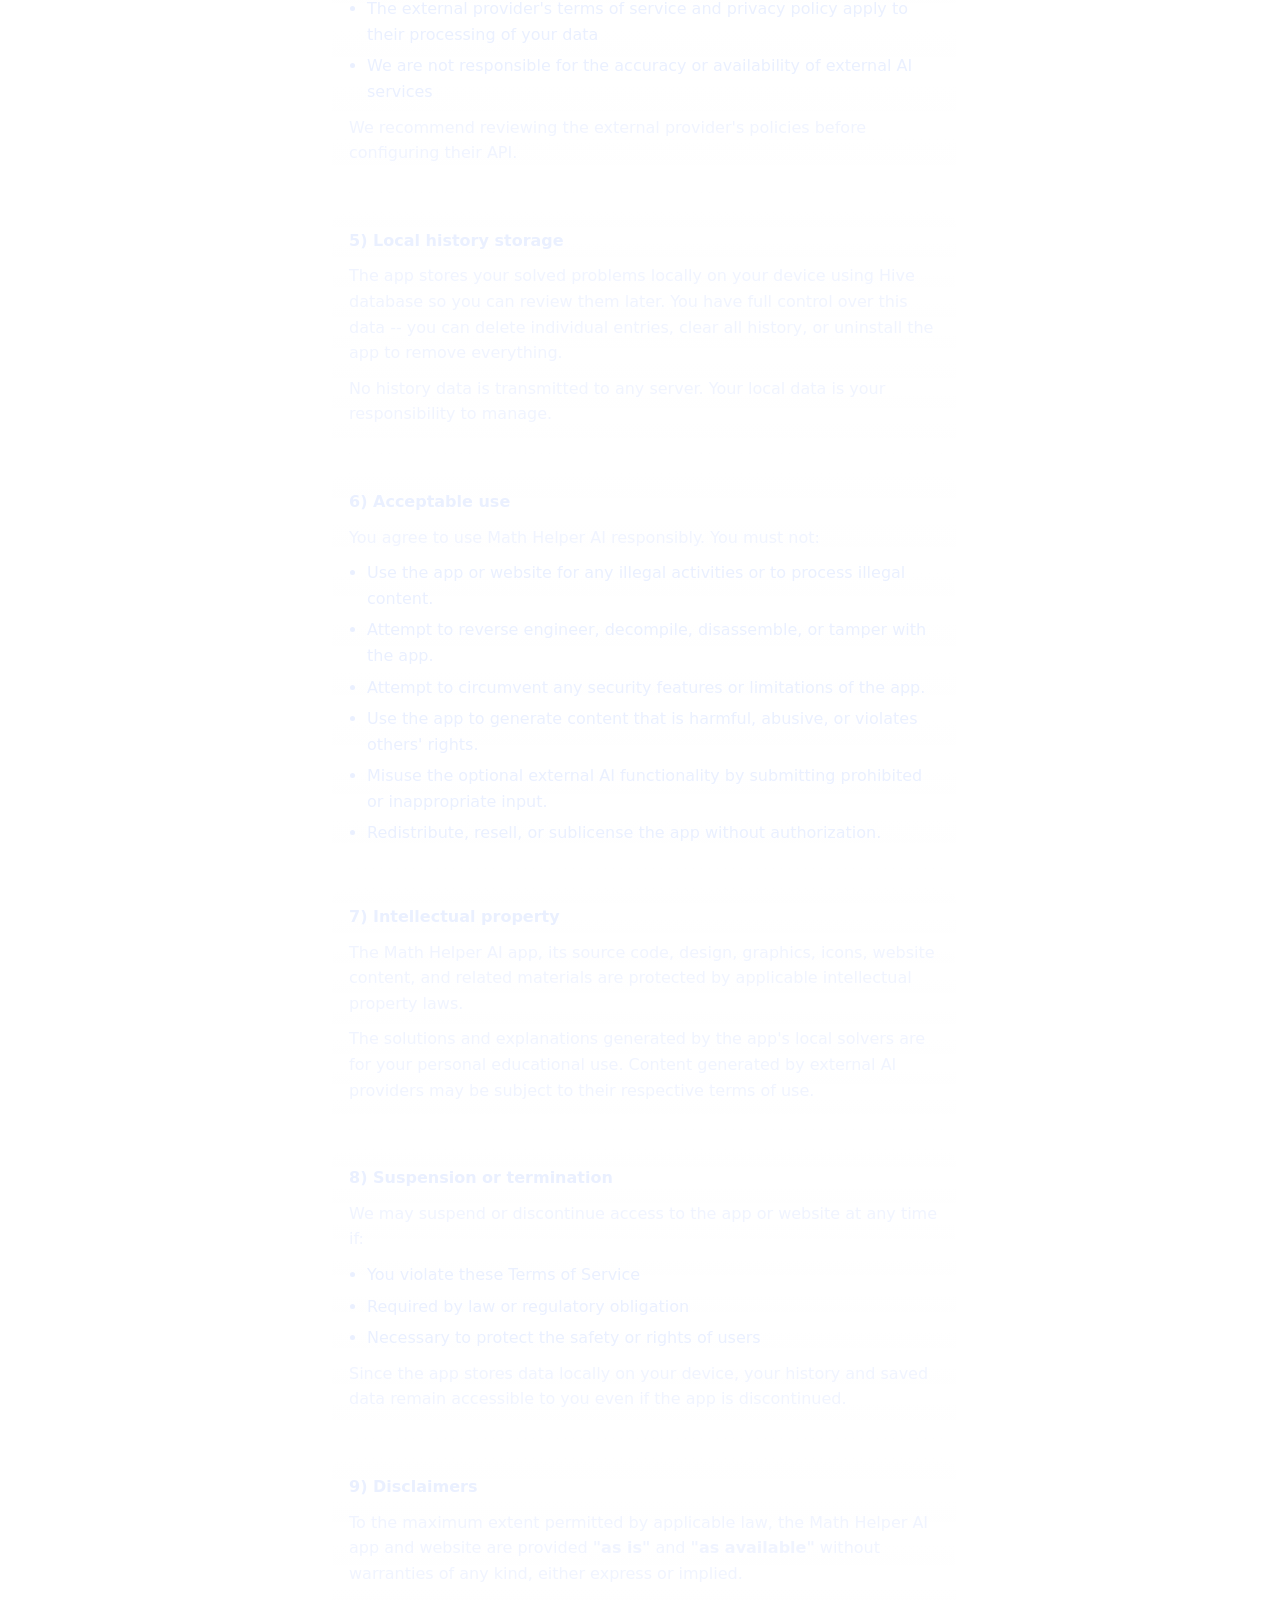
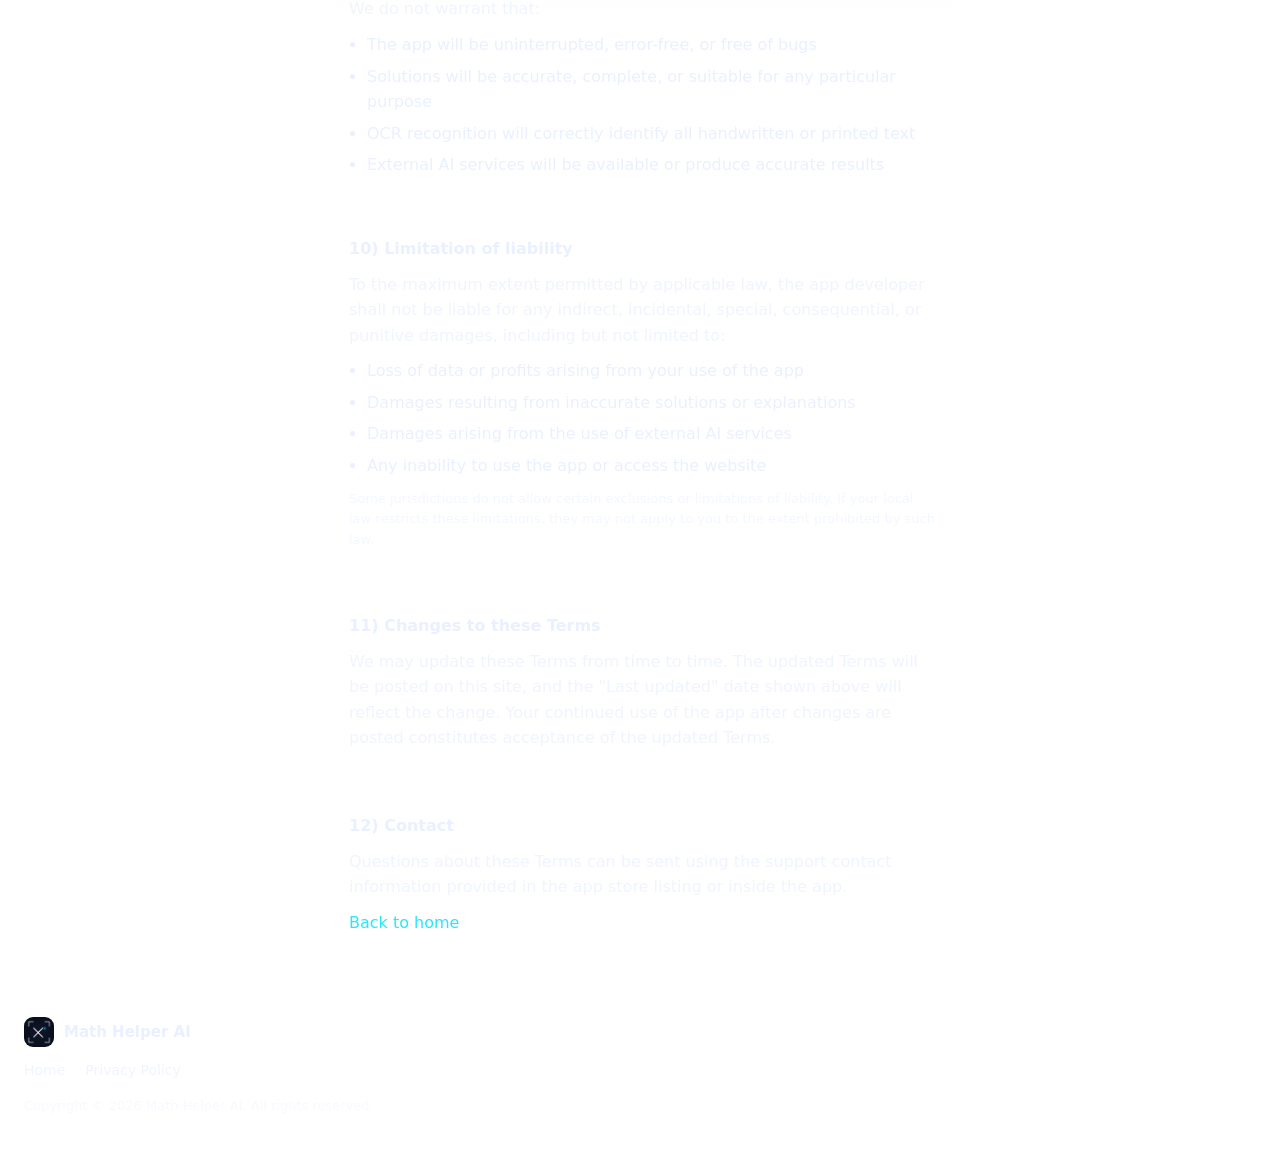
<file: static-website/terms.html>
﻿<!DOCTYPE html>
<html lang="en">
<head>
  <meta charset="UTF-8" />
  <meta name="viewport" content="width=device-width,initial-scale=1" />
  <title>Terms of Service - Math Helper AI</title>
  <meta name="description" content="Terms of Service for the Math Helper AI app: acceptable use, disclaimers, and limitations." />
  <link rel="icon" type="image/png" href="./app_icon.png" />
  <link rel="stylesheet" href="./styles.css" />
</head>
<body>
  <div class="container policy">
    <div class="topbar">
      <div class="brand">
        <img class="logo" src="./app_icon.png" alt="Math Helper AI" />
        <div>Math Helper AI</div>
      </div>
      <div class="nav" aria-label="Primary navigation">
        <a class="pill" href="./index.html">Home</a>
        <a class="pill" href="./privacy.html">Privacy</a>
      </div>
    </div>

    <div class="hero" style="padding-top:0">
      <h1 style="margin-bottom:8px">Terms of Service</h1>
      <p class="small" style="margin:0">
        These Terms describe how you can use the app and website pages. This is not legal advice.
      </p>
      <div class="metaRow">
        <div>Last updated: 2025-06-01</div>
        <div>Applies to: the app and this website</div>
      </div>
    </div>

    <div class="policyLayout">
      <aside class="toc" aria-label="Table of contents">
        <h3>On this page</h3>
        <ul>
          <li><a href="#acceptance">1. Acceptance</a></li>
          <li><a href="#eligibility">2. Using the app</a></li>
          <li><a href="#accuracy">3. No guarantee</a></li>
          <li><a href="#external-ai">4. External AI provider</a></li>
          <li><a href="#history">5. Local history</a></li>
          <li><a href="#acceptable-use">6. Acceptable use</a></li>
          <li><a href="#ip">7. Intellectual property</a></li>
          <li><a href="#termination">8. Suspension or termination</a></li>
          <li><a href="#warranties">9. Disclaimers</a></li>
          <li><a href="#liability">10. Limitation of liability</a></li>
          <li><a href="#changes">11. Changes</a></li>
          <li><a href="#contact">12. Contact</a></li>
        </ul>
      </aside>

      <main class="policyMain">
        <div id="acceptance" class="sectionCard">
          <h3>1) Acceptance of Terms</h3>
          <p>
            By downloading, installing, or using the Math Helper AI app or accessing this website,
            you agree to be bound by these Terms of Service. If you do not agree to these Terms,
            do not use the app or website.
          </p>
          <p>
            These Terms apply to all users of the app, including users who access the website
            for informational purposes.
          </p>
        </div>

        <div id="eligibility" class="sectionCard">
          <h3>2) Using the app</h3>
          <p>
            Math Helper AI is an educational tool designed to help you solve and understand math problems.
            The app provides:
          </p>
          <ul>
            <li>Camera-based math problem scanning (OCR)</li>
            <li>Text input for typing math problems directly</li>
            <li>Five built-in local solvers (arithmetic, linear equations, quadratics, integrals, derivatives)</li>
            <li>Step-by-step explanations in 13 languages</li>
            <li>Optional AI-powered solving for advanced problems</li>
            <li>Local history and favorites for reviewing past problems</li>
          </ul>
          <p>
            You are responsible for the math problems or text you enter and for how you use the results.
            The app is intended for educational use and personal learning.
          </p>
        </div>

        <div id="accuracy" class="sectionCard">
          <h3>3) Educational results; no guarantee of accuracy</h3>
          <p>
            Math Helper AI provides learning assistance. While we strive for accuracy, solutions,
            explanations, and answers may be:
          </p>
          <ul>
            <li>Incomplete or simplified for educational purposes</li>
            <li>Inaccurate due to OCR misrecognition of handwritten input</li>
            <li>Limited by the scope of local solvers for complex problems</li>
            <li>Subject to AI model limitations when using external AI</li>
          </ul>
          <p>
            <strong>Always verify results</strong>, especially for homework submissions, exams, professional
            work, or any decisions where accuracy is critical. The app is a learning aid, not a
            replacement for understanding mathematics.
          </p>
        </div>

        <div id="external-ai" class="sectionCard">
          <h3>4) Optional external AI provider</h3>
          <p>
            The app may optionally send your math input to an external, OpenAI-compatible AI provider
            if you configure an API key and endpoint in Settings. This feature is entirely optional.
          </p>
          <p>When using external AI:</p>
          <ul>
            <li>Only your math problem text is sent to the provider</li>
            <li>You are responsible for the costs associated with your API usage</li>
            <li>The external provider's terms of service and privacy policy apply to their processing of your data</li>
            <li>We are not responsible for the accuracy or availability of external AI services</li>
          </ul>
          <p>
            We recommend reviewing the external provider's policies before configuring their API.
          </p>
        </div>

        <div id="history" class="sectionCard">
          <h3>5) Local history storage</h3>
          <p>
            The app stores your solved problems locally on your device using Hive database so you can
            review them later. You have full control over this data -- you can delete individual entries,
            clear all history, or uninstall the app to remove everything.
          </p>
          <p>
            No history data is transmitted to any server. Your local data is your responsibility to manage.
          </p>
        </div>

        <div id="acceptable-use" class="sectionCard">
          <h3>6) Acceptable use</h3>
          <p>You agree to use Math Helper AI responsibly. You must not:</p>
          <ul>
            <li>Use the app or website for any illegal activities or to process illegal content.</li>
            <li>Attempt to reverse engineer, decompile, disassemble, or tamper with the app.</li>
            <li>Attempt to circumvent any security features or limitations of the app.</li>
            <li>Use the app to generate content that is harmful, abusive, or violates others' rights.</li>
            <li>Misuse the optional external AI functionality by submitting prohibited or inappropriate input.</li>
            <li>Redistribute, resell, or sublicense the app without authorization.</li>
          </ul>
        </div>

        <div id="ip" class="sectionCard">
          <h3>7) Intellectual property</h3>
          <p>
            The Math Helper AI app, its source code, design, graphics, icons, website content, and
            related materials are protected by applicable intellectual property laws.
          </p>
          <p>
            The solutions and explanations generated by the app's local solvers are for your personal
            educational use. Content generated by external AI providers may be subject to their
            respective terms of use.
          </p>
        </div>

        <div id="termination" class="sectionCard">
          <h3>8) Suspension or termination</h3>
          <p>
            We may suspend or discontinue access to the app or website at any time if:
          </p>
          <ul>
            <li>You violate these Terms of Service</li>
            <li>Required by law or regulatory obligation</li>
            <li>Necessary to protect the safety or rights of users</li>
          </ul>
          <p>
            Since the app stores data locally on your device, your history and saved data remain
            accessible to you even if the app is discontinued.
          </p>
        </div>

        <div id="warranties" class="sectionCard">
          <h3>9) Disclaimers</h3>
          <p>
            To the maximum extent permitted by applicable law, the Math Helper AI app and website
            are provided <strong>"as is"</strong> and <strong>"as available"</strong> without
            warranties of any kind, either express or implied.
          </p>
          <p>We do not warrant that:</p>
          <ul>
            <li>The app will be uninterrupted, error-free, or free of bugs</li>
            <li>Solutions will be accurate, complete, or suitable for any particular purpose</li>
            <li>OCR recognition will correctly identify all handwritten or printed text</li>
            <li>External AI services will be available or produce accurate results</li>
          </ul>
        </div>

        <div id="liability" class="sectionCard">
          <h3>10) Limitation of liability</h3>
          <p>
            To the maximum extent permitted by applicable law, the app developer shall not be liable
            for any indirect, incidental, special, consequential, or punitive damages, including but
            not limited to:
          </p>
          <ul>
            <li>Loss of data or profits arising from your use of the app</li>
            <li>Damages resulting from inaccurate solutions or explanations</li>
            <li>Damages arising from the use of external AI services</li>
            <li>Any inability to use the app or access the website</li>
          </ul>
          <p class="small">
            Some jurisdictions do not allow certain exclusions or limitations of liability.
            If your local law restricts these limitations, they may not apply to you to the
            extent prohibited by such law.
          </p>
        </div>

        <div id="changes" class="sectionCard">
          <h3>11) Changes to these Terms</h3>
          <p>
            We may update these Terms from time to time. The updated Terms will be posted on this site,
            and the "Last updated" date shown above will reflect the change. Your continued use of the
            app after changes are posted constitutes acceptance of the updated Terms.
          </p>
        </div>

        <div id="contact" class="sectionCard">
          <h3>12) Contact</h3>
          <p>
            Questions about these Terms can be sent using the support contact information provided
            in the app store listing or inside the app.
          </p>
          <div class="policyLinks" style="margin-top:10px">
            <a href="./index.html">Back to home</a>
          </div>
        </div>
      </main>
    </div>

    <div class="footer">
      <div class="footer-brand">
        <img class="logo logo-sm" src="./app_icon.png" alt="Math Helper AI" />
        <span>Math Helper AI</span>
      </div>
      <div class="footer-links">
        <a href="./index.html">Home</a>
        <a href="./privacy.html">Privacy Policy</a>
      </div>
      <div class="footer-copy">
        Copyright &copy; <span id="year"></span> Math Helper AI. All rights reserved.
      </div>
    </div>
  </div>

  <script>
    document.getElementById('year').textContent = new Date().getFullYear();
  </script>
</body>
</html>
</file>
<file: static-website/styles.css>
:root{
  --bg0:#070A12;
  --bg1:#0C1424;
  --card: rgba(255,255,255,.06);
  --card2: rgba(255,255,255,.09);
  --text:#EAF0FF;
  --muted: rgba(234,240,255,.72);
  --accent:#27E7FF;
  --accent2:#33FF99;
  --border: rgba(255,255,255,.14);
}

*{box-sizing:border-box}
html,body{height:100%}
body{
  margin:0;
  font-family: system-ui, -apple-system, Segoe UI, Roboto, Helvetica, Arial, sans-serif;
  background: radial-gradient(1200px 600px at 20% 0%, rgba(39,231,255,.18), transparent 60%),
              radial-gradient(900px 500px at 80% 10%, rgba(51,255,153,.12), transparent 55%),
              linear-gradient(180deg, var(--bg0), var(--bg1));
  background-attachment: fixed;
  color:var(--text);
  line-height:1.6;
}

a{color:var(--accent); text-decoration:none; transition: color .2s}
a:hover{text-decoration:underline}

.container{
  max-width: 980px;
  margin: 0 auto;
  padding: 0 24px;
}

/* ─── Topbar ─── */
.topbar{
  display:flex;
  align-items:center;
  justify-content:space-between;
  gap:16px;
  padding: 20px 0;
}
.brand{
  display:flex;
  align-items:center;
  gap:12px;
  font-weight:800;
  font-size:17px;
  letter-spacing:.2px;
}
.logo{
  width:40px;
  height:40px;
  border-radius:12px;
  object-fit: contain;
}
.logo-sm{
  width:30px;
  height:30px;
  border-radius:9px;
}

.nav{
  display:flex;
  gap:10px;
  flex-wrap:wrap;
}
.pill{
  padding: 8px 16px;
  border-radius: 999px;
  border: 1px solid var(--border);
  background: rgba(255,255,255,.03);
  color: var(--muted);
  font-size: 14px;
  transition: border-color .2s, color .2s, background .2s;
}
.pill:hover{
  border-color: var(--accent);
  color: var(--text);
  background: rgba(39,231,255,.06);
  text-decoration:none;
}

/* ─── Hero ─── */
.hero{
  padding: 48px 0 24px;
}
.hero-badge{
  display: inline-block;
  padding: 6px 16px;
  border-radius: 999px;
  border: 1px solid rgba(39,231,255,.3);
  background: rgba(39,231,255,.08);
  color: var(--accent);
  font-size: 13px;
  font-weight: 600;
  letter-spacing: .4px;
  text-transform: uppercase;
  margin-bottom: 20px;
}
.hero h1{
  margin: 0 0 16px;
  font-size: clamp(32px, 5vw, 56px);
  line-height:1.08;
  font-weight:900;
  letter-spacing: -.5px;
}
.gradient-text{
  background: linear-gradient(135deg, var(--accent), var(--accent2));
  -webkit-background-clip: text;
  -webkit-text-fill-color: transparent;
  background-clip: text;
}
.hero p{
  margin: 0 0 28px;
  color: var(--muted);
  font-size: 17px;
  max-width: 60ch;
  line-height: 1.7;
}
.hero-stats{
  display:flex;
  gap: 32px;
  flex-wrap: wrap;
}
.stat{
  text-align: center;
  padding: 16px 24px;
  border: 1px solid var(--border);
  border-radius: 16px;
  background: rgba(255,255,255,.04);
  min-width: 110px;
}
.stat-value{
  font-size: 28px;
  font-weight: 900;
  color: var(--accent);
  line-height: 1;
  margin-bottom: 4px;
}
.stat-label{
  font-size: 13px;
  color: var(--muted);
  text-transform: uppercase;
  letter-spacing: .5px;
}

/* ─── Section titles ─── */
.section-title{
  margin-bottom: 4px;
}
.section-title h2{
  margin: 0 0 6px;
  font-size: 26px;
  font-weight: 800;
}
.subtitle{
  color: var(--muted);
  font-size: 15px;
  margin: 0;
}

/* ─── Grid ─── */
.grid{
  display:grid;
  grid-template-columns: 1fr 1fr;
  gap: 16px;
  margin: 20px 0 10px;
}
.grid-3{
  grid-template-columns: repeat(3, 1fr);
}
@media (max-width: 760px){
  .grid{grid-template-columns:1fr}
  .grid-3{grid-template-columns:1fr 1fr}
}
@media (max-width: 480px){
  .grid-3{grid-template-columns:1fr}
}

/* ─── Cards ─── */
.card{
  border: 1px solid var(--border);
  background: linear-gradient(180deg, rgba(255,255,255,.06), rgba(255,255,255,.02));
  border-radius: 16px;
  padding: 20px;
  transition: border-color .25s, transform .25s;
}
.card:hover{
  border-color: rgba(39,231,255,.3);
  transform: translateY(-2px);
}
.card-icon{
  font-size: 28px;
  margin-bottom: 10px;
  line-height: 1;
}
.card h3{
  margin: 0 0 8px;
  font-size: 16px;
  font-weight: 700;
}
.card p{
  margin:0;
  color:var(--muted);
  font-size: 14px;
  line-height: 1.6;
}

/* ─── Tag cards ─── */
.tag-card{
  border: 1px solid var(--border);
  background: rgba(255,255,255,.04);
  border-radius: 12px;
  padding: 14px 18px;
  text-align: center;
  font-weight: 600;
  font-size: 15px;
  transition: border-color .25s, background .25s;
}
.tag-card:hover{
  border-color: rgba(39,231,255,.35);
  background: rgba(39,231,255,.06);
}

/* ─── Steps ─── */
.steps{
  display: flex;
  flex-direction: column;
  gap: 16px;
  margin: 20px 0;
}
.step{
  display: flex;
  gap: 18px;
  align-items: flex-start;
  border: 1px solid var(--border);
  background: linear-gradient(180deg, rgba(255,255,255,.05), rgba(255,255,255,.02));
  border-radius: 16px;
  padding: 20px;
  transition: border-color .25s;
}
.step:hover{
  border-color: rgba(39,231,255,.3);
}
.step-number{
  width: 40px;
  height: 40px;
  min-width: 40px;
  border-radius: 12px;
  background: linear-gradient(135deg, var(--accent), var(--accent2));
  color: var(--bg0);
  font-weight: 900;
  font-size: 18px;
  display: flex;
  align-items: center;
  justify-content: center;
}
.step-content h3{
  margin: 0 0 6px;
  font-size: 16px;
  font-weight: 700;
}
.step-content p{
  margin: 0;
  color: var(--muted);
  font-size: 14px;
}

/* ─── Section ─── */
.section{
  margin: 24px 0;
}
.section h2{
  margin: 0 0 10px;
  font-size: 22px;
  font-weight: 800;
}
.section p, .section li{
  color: var(--muted);
}
ul{
  padding-left: 18px;
  margin: 10px 0 0;
}
li{margin: 6px 0}

/* ─── Footer ─── */
.footer{
  padding: 40px 0 48px;
  margin-top: 24px;
  border-top: 1px solid var(--border);
  color: rgba(234,240,255,.55);
  font-size: 13px;
}
.footer-brand{
  display: flex;
  align-items: center;
  gap: 10px;
  font-weight: 700;
  font-size: 15px;
  color: var(--text);
  margin-bottom: 12px;
}
.footer-links{
  display: flex;
  gap: 20px;
  margin-bottom: 14px;
}
.footer-links a{
  color: var(--muted);
  font-size: 14px;
}
.footer-links a:hover{
  color: var(--accent);
}
.footer-copy{
  color: rgba(234,240,255,.4);
  font-size: 13px;
}

.policy{
  margin: 20px 0 0;
}
.policy h2{
  margin-top: 0;
}
.policy h3{
  margin: 18px 0 6px;
  font-size: 16px;
}
.policy p{
  margin: 10px 0;
  color: var(--muted);
}
.policy .small{
  color: rgba(234,240,255,.55);
  font-size: 13px;
}

.policyLayout{
  display:flex;
  gap: 18px;
  margin-top: 14px;
}

.policyMain{
  flex: 1 1 auto;
  min-width: 0;
}

.toc{
  width: 290px;
  flex: 0 0 290px;
  position: sticky;
  top: 16px;
  align-self: flex-start;
  border: 1px solid var(--border);
  border-radius: 16px;
  background: rgba(255,255,255,.03);
  padding: 14px 14px;
  height: fit-content;
}
.toc h3{
  margin: 0 0 10px;
  font-size: 14px;
  color: rgba(234,240,255,.82);
}
.toc ul{
  list-style: none;
  padding-left: 0;
  margin: 0;
}
.toc li{
  margin: 0 0 8px;
}
.toc a{
  display:block;
  padding: 6px 8px;
  border-radius: 12px;
  border: 1px solid transparent;
  color: var(--muted);
}
.toc a:hover{
  color: var(--text);
  border-color: rgba(39,231,255,.25);
  text-decoration: none;
  background: rgba(39,231,255,.08);
}

@media (max-width: 960px){
  .policyLayout{display:block}
  .toc{width:auto; flex-basis: auto; position: static; margin-top: 16px}
}

.sectionCard{
  margin-top: 18px;
  border: 1px solid var(--border);
  background: linear-gradient(180deg, rgba(255,255,255,.05), rgba(255,255,255,.02));
  border-radius: 16px;
  padding: 16px;
}
.sectionCard h3{
  margin: 0 0 10px;
}

.metaRow{
  display:flex;
  gap: 12px;
  flex-wrap: wrap;
  margin: 12px 0 0;
  color: rgba(234,240,255,.62);
  font-size: 13px;
}

.kbd{
  border: 1px solid var(--border);
  padding: 2px 8px;
  border-radius: 10px;
  background: rgba(255,255,255,.03);
}

.policyLinks{
  color: var(--muted);
}

table{
  width:100%;
  border-collapse: collapse;
}
th,td{
  text-align:left;
  padding: 10px 10px;
  border-bottom: 1px solid rgba(255,255,255,.08);
  vertical-align: top;
}
th{
  color: rgba(234,240,255,.88);
  font-weight: 700;
  font-size: 13px;
}
td{
  color: var(--muted);
  font-size: 14px;
}

@media print{
  .toc{display:none}
  body{background:#fff; color:#111}
  a{color:#111}
  .sectionCard, .card, .toc{border-color:#ddd; background:#fff}
}
</file>
